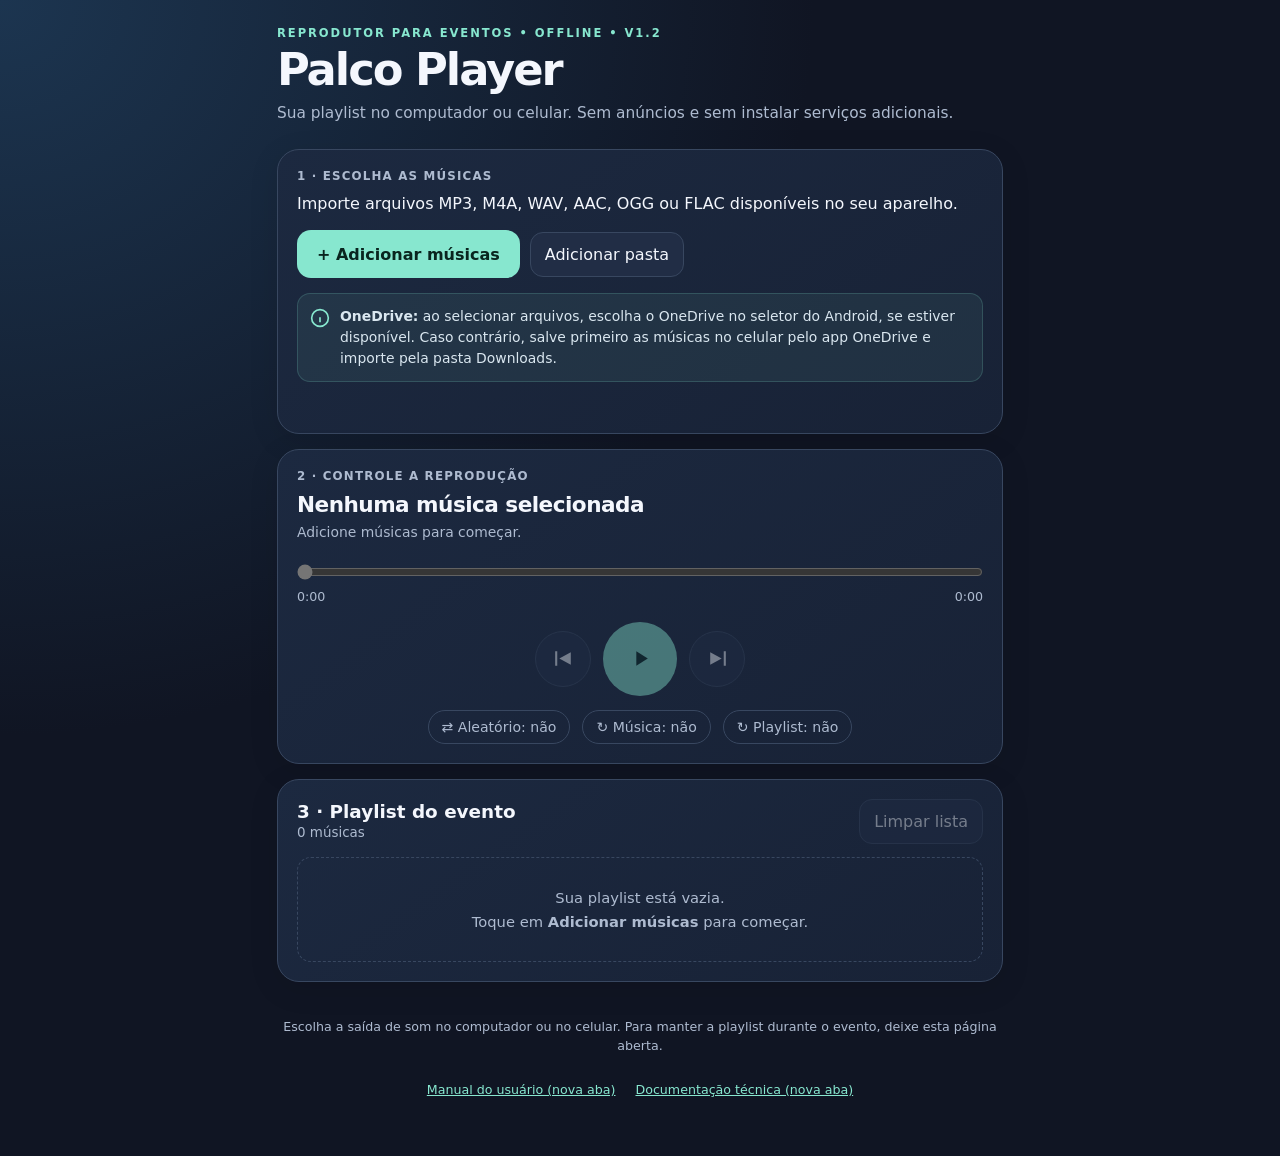
<file: index.html>
<!DOCTYPE html>
<html lang="pt-BR">
<head>
  <meta charset="utf-8">
  <meta name="viewport" content="width=device-width, initial-scale=1, viewport-fit=cover">
  <meta name="theme-color" content="#101523">
  <title>Palco Player v1.2 — Música para seu evento</title>
  <style>
    :root { color-scheme: dark; --bg:#101523; --surface:#192237; --surface2:#212d45; --stroke:#384760; --text:#f4f7fd; --muted:#aebbd0; --accent:#87e7cf; --accent2:#d5fff2; --danger:#ffaaa8; }
    * { box-sizing:border-box; }
    body { margin:0; min-height:100dvh; background:radial-gradient(ellipse at 0 0,#1c3550 0,transparent 45%),var(--bg); font-family:system-ui,-apple-system,"Segoe UI",Roboto,sans-serif; color:var(--text); }
    button,input { font:inherit; }
    button { cursor:pointer; touch-action:manipulation; }
    button:disabled { opacity:.42; cursor:default; }
    a:focus-visible, button:focus-visible, input:focus-visible { outline:3px solid var(--accent); outline-offset:3px; }
    .page { width:min(760px,100%); margin:0 auto; padding:26px 17px max(44px,env(safe-area-inset-bottom)); }
    .eyebrow { font-size:.72rem; font-weight:800; letter-spacing:.17em; text-transform:uppercase; color:var(--accent); }
    h1 { font-size:clamp(1.95rem,7vw,2.8rem); line-height:1.1; margin:5px 0 8px; letter-spacing:-.045em; }
    .sub { margin:0 0 24px; color:var(--muted); font-size:.96rem; line-height:1.5; }
    .card { background:linear-gradient(145deg,#1c2940,#182236); border:1px solid var(--stroke); border-radius:22px; padding:19px; margin-bottom:15px; box-shadow:0 7px 30px rgba(0,0,0,.10); }
    .import-row { display:flex; flex-wrap:wrap; gap:10px; align-items:center; }
    .primary { background:var(--accent); color:#09251f; border:0; border-radius:14px; font-weight:800; padding:13px 20px; min-height:48px; }
    .primary:active { background:var(--accent2); }
    .secondary { background:var(--surface2); color:var(--text); border:1px solid var(--stroke); border-radius:13px; padding:11px 14px; min-height:45px; }
    .secondary:active { background:#32435e; }
    .small { font-size:.8rem; color:var(--muted); margin:10px 0 0; line-height:1.55; }
    .hint { display:flex; gap:10px; align-items:flex-start; background:rgba(135,231,207,.07); padding:12px; border:1px solid rgba(135,231,207,.18); border-radius:13px; line-height:1.5; font-size:.87rem; color:#dae7f0; margin-top:15px; }
    .hint svg { color:var(--accent); flex-shrink:0; margin-top:2px; }
    .label { color:var(--muted); font-size:.74rem; text-transform:uppercase; letter-spacing:.10em; font-weight:800; }
    .song-title { margin:8px 0 2px; font-size:1.35rem; font-weight:750; letter-spacing:-.025em; overflow-wrap:anywhere; line-height:1.3; }
    .song-detail { min-height:18px; color:var(--muted); font-size:.87rem; margin-top:5px; }
    .seek { width:100%; accent-color:var(--accent); height:26px; margin:17px 0 0; cursor:pointer; }
    .timing { display:flex; justify-content:space-between; color:var(--muted); font-size:.79rem; font-variant-numeric:tabular-nums; }
    .controls { display:flex; justify-content:center; align-items:center; gap:12px; margin:18px auto 5px; }
    .control { border:1px solid var(--stroke); background:var(--surface2); color:var(--text); width:56px; height:56px; display:grid; place-items:center; border-radius:50%; }
    .play { width:74px; height:74px; color:#062820; background:var(--accent); border:0; }
    .play svg { width:29px; height:29px; }
    .control svg { width:25px; height:25px; fill:currentColor; }
    .modes { display:flex; justify-content:center; gap:12px; flex-wrap:wrap; margin-top:14px; }
    .mode { background:transparent; color:var(--muted); border:1px solid var(--stroke); padding:8px 13px; border-radius:999px; min-width:115px; font-size:.88rem; }
    .mode.active { background:rgba(135,231,207,.14); border-color:var(--accent); color:var(--accent); }
    .bar { display:flex; justify-content:space-between; align-items:center; flex-wrap:wrap; gap:10px; margin-bottom:13px; }
    h2 { font-size:1.15rem; margin:0; }
    .count { font-size:.84rem; color:var(--muted); }
    .track-list { list-style:none; padding:0; margin:0; display:grid; grid-template-columns:minmax(0,1fr); gap:7px; min-width:0; max-width:100%; }
    .track { display:flex; gap:8px; align-items:center; background:var(--surface2); border:1px solid transparent; border-radius:13px; padding:7px; min-height:54px; width:100%; min-width:0; max-width:100%; }
    .track.current { border-color:var(--accent); background:rgba(135,231,207,.11); }
    .track-main { background:none; border:0; flex:1 1 0; width:0; min-width:0; overflow:hidden; color:var(--text); text-align:left; padding:5px 5px; display:flex; align-items:center; gap:10px; }
    .track-num { color:var(--muted); font-size:.78rem; font-variant-numeric:tabular-nums; width:21px; flex-shrink:0; text-align:center; }
    .track.current .track-num { color:var(--accent); }
    .track-name { display:block; flex:1 1 0; min-width:0; max-width:100%; overflow:hidden; text-overflow:ellipsis; white-space:nowrap; font-size:.89rem; font-weight:600; }
    .track-actions { display:flex; flex:0 0 auto; flex-shrink:0; gap:2px; }
    .mini { color:var(--muted); background:transparent; border:0; width:32px; min-width:0; flex:0 0 32px; height:34px; display:grid; place-items:center; border-radius:9px; }
    .mini:active { background:#34445f; }
    .mini svg { width:17px; height:17px; }
    .empty { text-align:center; color:var(--muted); border:1px dashed var(--stroke); padding:28px 12px; border-radius:14px; font-size:.92rem; line-height:1.6; }
    .status { min-height:20px; color:var(--accent); font-size:.86rem; margin-top:12px; overflow-wrap:anywhere; }
    .status.error { color:var(--danger); }
    .footer { font-size:.79rem; line-height:1.5; text-align:center; color:var(--muted); padding-top:8px; }
    .guide-links { display:flex; justify-content:center; flex-wrap:wrap; gap:4px 20px; }
    .guide-links a { display:inline-flex; align-items:center; min-height:44px; color:var(--accent); }
    .sr-only { position:absolute; width:1px; height:1px; overflow:hidden; clip:rect(0,0,0,0); white-space:nowrap; }
    @media(max-width:380px) { .page{padding-inline:11px} .card{padding:15px} .mini{width:29px;flex-basis:29px} .controls{gap:9px} }
  </style>
</head>
<body>
<main class="page">
  <div class="eyebrow">Reprodutor para eventos • Offline • v1.2</div>
  <h1>Palco Player</h1>
  <p class="sub">Sua playlist no computador ou celular. Sem anúncios e sem instalar serviços adicionais.</p>

  <section class="card" aria-label="Adicionar músicas">
    <div class="label">1 · Escolha as músicas</div>
    <p style="margin:9px 0 14px;line-height:1.5">Importe arquivos MP3, M4A, WAV, AAC, OGG ou FLAC disponíveis no seu aparelho.</p>
    <div class="import-row">
      <button class="primary" id="pickBtn" type="button">+ Adicionar músicas</button>
      <button class="secondary" id="folderBtn" type="button" title="Disponibilidade varia conforme o navegador">Adicionar pasta</button>
    </div>
    <input class="sr-only" id="files" type="file" accept="audio/*,.mp3,.m4a,.aac,.wav,.flac,.ogg,.opus" multiple>
    <input class="sr-only" id="folder" type="file" accept="audio/*" webkitdirectory multiple>
    <div class="hint">
      <svg width="20" height="20" viewBox="0 0 24 24" fill="none" stroke="currentColor" stroke-width="2" aria-hidden="true"><path d="M12 2a10 10 0 1 0 10 10A10 10 0 0 0 12 2Z"/><path d="M12 11v6M12 7h.01"/></svg>
      <span><strong>OneDrive:</strong> ao selecionar arquivos, escolha o OneDrive no seletor do Android, se estiver disponível. Caso contrário, salve primeiro as músicas no celular pelo app OneDrive e importe pela pasta Downloads.</span>
    </div>
    <div id="status" class="status" role="status" aria-live="polite"></div>
  </section>

  <section class="card" aria-label="Reprodução">
    <div class="label">2 · Controle a reprodução</div>
    <div class="song-title" id="nowTitle">Nenhuma música selecionada</div>
    <div class="song-detail" id="nowDetail">Adicione músicas para começar.</div>
    <input aria-label="Posição da música" class="seek" id="seek" type="range" min="0" max="1000" value="0" disabled>
    <div class="timing"><span id="currentTime">0:00</span><span id="duration">0:00</span></div>
    <div class="controls">
      <button class="control" id="prev" type="button" title="Anterior" aria-label="Música anterior" disabled><svg viewBox="0 0 24 24" aria-hidden="true"><path d="M6 5H4v14h2V5Zm13 1-11 6 11 6V6Z"/></svg></button>
      <button class="control play" id="play" type="button" title="Reproduzir" aria-label="Reproduzir" disabled><svg id="playIcon" viewBox="0 0 24 24" aria-hidden="true"><path d="M8 5v14l11-7-11-7Z"/></svg></button>
      <button class="control" id="next" type="button" title="Próxima" aria-label="Próxima música" disabled><svg viewBox="0 0 24 24" aria-hidden="true"><path d="M18 5h2v14h-2V5ZM5 6v12l11-6L5 6Z"/></svg></button>
    </div>
    <div class="modes">
      <button class="mode" id="shuffle" type="button" aria-pressed="false">⇄ Aleatório: não</button>
      <button class="mode" id="repeatTrack" type="button" aria-pressed="false" title="Repetir continuamente a música selecionada">↻ Música: não</button>
      <button class="mode" id="repeatPlaylist" type="button" aria-pressed="false" title="Repetir toda a playlist">↻ Playlist: não</button>
    </div>
    <audio id="audio" preload="metadata"></audio>
  </section>

  <section class="card" aria-label="Lista de músicas">
    <div class="bar">
      <div><h2>3 · Playlist do evento</h2><span class="count" id="count">0 músicas</span></div>
      <button class="secondary" id="clear" type="button" disabled>Limpar lista</button>
    </div>
    <div class="empty" id="empty">Sua playlist está vazia.<br>Toque em <strong>Adicionar músicas</strong> para começar.</div>
    <ol class="track-list" id="list" aria-label="Músicas adicionadas"></ol>
  </section>

  <footer class="footer">
    <p>Escolha a saída de som no computador ou no celular. Para manter a playlist durante o evento, deixe esta página aberta.</p>
    <nav class="guide-links" aria-label="Guias do Palco Player">
      <a href="docs/manual.html" target="_blank" rel="noopener">Manual do usuário (nova aba)</a>
      <a href="docs/arquitetura.html" target="_blank" rel="noopener">Documentação técnica (nova aba)</a>
    </nav>
  </footer>
</main>
<script>
(() => {
  'use strict';
  const $ = id => document.getElementById(id);
  const audio = $('audio');
  const list = $('list');
  let tracks = [];
  let index = -1;
  let currentUrl = null;
  let shuffle = false;
  let repeatMode = 'off'; // off | track | playlist
  let shuffleHistory = [];
  let skipErrors = 0;
  const collator = new Intl.Collator('pt-BR', { numeric: true, sensitivity: 'base' });
  const allowed = /\.(mp3|m4a|mp4|aac|wav|ogg|oga|opus|flac|webm)$/i;
  const iconPlay = '<path d="M8 5v14l11-7-11-7Z"/>';
  const iconPause = '<path d="M7 5h4v14H7V5Zm6 0h4v14h-4V5Z"/>';
  const fmt = t => Number.isFinite(t) && t >= 0 ? `${Math.floor(t/60)}:${String(Math.floor(t%60)).padStart(2,'0')}` : '0:00';
  const cleanName = s => s.replace(/\.[^.]+$/, '');
  const key = f => `${f.name}|${f.size}|${f.lastModified}`;
  function status(message, error=false) {
    $('status').textContent = message;
    $('status').classList.toggle('error', error);
  }
  function updateButtons() {
    const enabled = tracks.length > 0;
    $('play').disabled = !enabled;
    $('prev').disabled = !enabled;
    $('next').disabled = !enabled;
    $('clear').disabled = !enabled;
    $('playIcon').innerHTML = audio.paused ? iconPlay : iconPause;
    $('play').setAttribute('aria-label', audio.paused ? 'Reproduzir' : 'Pausar');
    $('play').title = audio.paused ? 'Reproduzir' : 'Pausar';
    $('seek').disabled = !(index >= 0 && Number.isFinite(audio.duration) && audio.duration > 0);
  }
  function render() {
    $('empty').hidden = tracks.length > 0;
    $('count').textContent = `${tracks.length} ${tracks.length === 1 ? 'música' : 'músicas'}`;
    list.replaceChildren();
    tracks.forEach((track,i) => {
      const row = document.createElement('li');
      row.className = 'track' + (i === index ? ' current' : '');
      const main = document.createElement('button');
      main.className = 'track-main'; main.type = 'button';
      main.title = `Tocar ${track.file.name}`;
      const n = document.createElement('span'); n.className = 'track-num'; n.textContent = i === index && !audio.paused ? '♫' : String(i+1);
      const name = document.createElement('span'); name.className = 'track-name'; name.textContent = cleanName(track.file.name);
      main.append(n,name);
      main.addEventListener('click',() => playAt(i));
      const actions = document.createElement('div'); actions.className='track-actions';
      for (const [symbol,title,fn,disabled] of [
        ['↑','Subir música',()=>move(i,-1), i === 0],
        ['↓','Descer música',()=>move(i,1), i === tracks.length-1],
        ['×','Remover música',()=>remove(i), false]
      ]) {
        const btn = document.createElement('button'); btn.className = 'mini'; btn.type='button'; btn.title=title; btn.setAttribute('aria-label',`${title}: ${track.file.name}`);
        btn.textContent = symbol; btn.style.fontSize='1.3rem'; btn.disabled=disabled; btn.addEventListener('click',fn); actions.append(btn);
      }
      row.append(main,actions); list.append(row);
    });
    updateButtons();
  }
  function updateNow() {
    const track = tracks[index];
    $('nowTitle').textContent = track ? cleanName(track.file.name) : 'Nenhuma música selecionada';
    $('nowDetail').textContent = track ? `Faixa ${index+1} de ${tracks.length} · Saída pelo áudio do celular` : 'Adicione músicas para começar.';
    updateButtons();
  }
  async function addFiles(fileList) {
    const incoming = Array.from(fileList).filter(f => f.type.startsWith('audio/') || allowed.test(f.name));
    const known = new Set(tracks.map(t => key(t.file)));
    const fresh = incoming.filter(f => !known.has(key(f)) && known.add(key(f)));
    fresh.sort((a,b) => collator.compare(cleanName(a.webkitRelativePath || a.name),cleanName(b.webkitRelativePath || b.name)));
    tracks.push(...fresh.map(file => ({ file })));
    render();
    if (index < 0 && tracks.length) { index=0; updateNow(); render(); }
    status(fresh.length ? `${fresh.length} ${fresh.length === 1 ? 'música adicionada' : 'músicas adicionadas'}. Toque em ▶ para iniciar.` : 'Nenhuma música nova encontrada. Confira os formatos selecionados.', !fresh.length);
  }
  function releaseUrl() {
    if (currentUrl) {
      URL.revokeObjectURL(currentUrl);
      currentUrl = null;
    }
  }
  async function playAt(i) {
    if (i < 0 || i >= tracks.length) return;
    try {
      if (i !== index || !audio.src) {
        audio.pause();
        audio.removeAttribute('src'); audio.load();
        releaseUrl();
        index = i;
        currentUrl = URL.createObjectURL(tracks[i].file);
        audio.src = currentUrl;
        audio.load();
      }
      updateNow(); render();
      if ('mediaSession' in navigator && typeof MediaMetadata !== 'undefined') {
        navigator.mediaSession.metadata = new MediaMetadata({ title:cleanName(tracks[index].file.name), artist:'Palco Player', album:'Playlist do evento' });
      }
      await audio.play();
      skipErrors = 0;
      status('Reproduzindo. Use os botões do celular para controlar o volume.');
      updateButtons(); render();
    } catch (e) {
      status('Não foi possível tocar este arquivo. Confira o formato e se ele está disponível no celular.',true);
      updateButtons();
    }
  }
  async function togglePlay() {
    if (!tracks.length) return;
    if (!audio.paused) { audio.pause(); return; }
    await playAt(index < 0 ? 0 : index);
  }
  function nextIndex(from, direction=1, manual=true) {
    if (!tracks.length) return -1;
    if (shuffle && tracks.length > 1 && direction > 0) {
      let fresh = tracks.map((_, i) => i).filter(i => i !== from && !shuffleHistory.includes(i));
      if (!fresh.length) {
        // Sem repetição, encerra ao completar a rodada de músicas aleatórias.
        if (repeatMode !== 'playlist' && !manual) return -1;
        shuffleHistory = [from];
        fresh = tracks.map((_, i) => i).filter(i => i !== from);
      }
      const chosen = fresh[Math.floor(Math.random() * fresh.length)];
      shuffleHistory.push(chosen);
      return chosen;
    }
    const candidate = from + direction;
    if (candidate >= tracks.length) return repeatMode === 'playlist' ? 0 : -1;
    if (candidate < 0) return repeatMode === 'playlist' ? tracks.length-1 : 0;
    return candidate;
  }
  async function next(manual = true) {
    const i = nextIndex(index,1,manual);
    if (i >= 0) await playAt(i);
    else if (!manual) { audio.pause(); audio.currentTime = 0; updateButtons(); status('Fim da playlist. Ative “↻ Playlist” para reiniciar automaticamente.'); }
    else status('Última música da playlist.');
  }
  async function prev() {
    if (audio.currentTime > 3) { audio.currentTime = 0; return; }
    if (shuffle && shuffleHistory.length > 1) {
      shuffleHistory.pop(); await playAt(shuffleHistory.pop()); return;
    }
    await playAt(nextIndex(index,-1));
  }
  function move(i,offset) {
    const j=i+offset;
    if (j<0 || j>=tracks.length) return;
    [tracks[i],tracks[j]]=[tracks[j],tracks[i]];
    if (index===i) index=j;
    else if (index===j) index=i;
    shuffleHistory=[];
    updateNow();render();
  }
  function remove(i) {
    const wasCurrent = i===index;
    if (wasCurrent) { audio.pause(); audio.removeAttribute('src'); audio.load();releaseUrl(); }
    tracks.splice(i,1);
    if (!tracks.length) { index=-1; }
    else if (wasCurrent) { index=-1; $('nowTitle').textContent='Música removida'; $('nowDetail').textContent='Toque em ▶ para continuar.'; index=Math.min(i,tracks.length-1); }
    else if (i < index) index--;
    shuffleHistory=[];
    if (!tracks.length) { $('currentTime').textContent='0:00';$('duration').textContent='0:00';$('seek').value='0'; }
    updateNow(); render();
  }
  function clear() {
    if (!tracks.length) return;
    if (!confirm(`Remover ${tracks.length} músicas da playlist?`)) return;
    audio.pause();audio.removeAttribute('src');audio.load();releaseUrl();
    tracks=[];index=-1;shuffleHistory=[];
    $('currentTime').textContent='0:00';$('duration').textContent='0:00';$('seek').value='0';
    updateNow();render();status('Playlist limpa.');
  }
  $('pickBtn').addEventListener('click',()=>$('files').click());
  $('folderBtn').addEventListener('click',()=>$('folder').click());
  $('files').addEventListener('change',e=>{addFiles(e.target.files);e.target.value='';});
  $('folder').addEventListener('change',e=>{addFiles(e.target.files);e.target.value='';});
  $('play').addEventListener('click',togglePlay);
  $('next').addEventListener('click',()=>next());
  $('prev').addEventListener('click',prev);
  $('clear').addEventListener('click',clear);
  $('shuffle').addEventListener('click',()=>{shuffle=!shuffle;shuffleHistory=shuffle && index>=0?[index]:[];$('shuffle').textContent=`⇄ Aleatório: ${shuffle?'sim':'não'}`;$('shuffle').classList.toggle('active',shuffle);$('shuffle').setAttribute('aria-pressed',String(shuffle));});
  function setRepeatMode(mode) {
    repeatMode = repeatMode === mode ? 'off' : mode;
    // O atributo loop faz a faixa atual repetir diretamente no navegador, inclusive no Android.
    audio.loop = repeatMode === 'track';
    for (const [id, target, label] of [
      ['repeatTrack', 'track', 'Música'],
      ['repeatPlaylist', 'playlist', 'Playlist']
    ]) {
      const enabled = repeatMode === target;
      const button = $(id);
      button.textContent = `↻ ${label}: ${enabled ? 'sim' : 'não'}`;
      button.classList.toggle('active', enabled);
      button.setAttribute('aria-pressed', String(enabled));
    }
  }
  $('repeatTrack').addEventListener('click', () => setRepeatMode('track'));
  $('repeatPlaylist').addEventListener('click', () => setRepeatMode('playlist'));
  $('seek').addEventListener('input',e=>{if(Number.isFinite(audio.duration)&&audio.duration>0)audio.currentTime=Number(e.target.value)/1000*audio.duration;});
  audio.addEventListener('timeupdate',()=>{$('currentTime').textContent=fmt(audio.currentTime);if(Number.isFinite(audio.duration)&&audio.duration>0)$('seek').value=Math.round(audio.currentTime/audio.duration*1000);});
  audio.addEventListener('durationchange',()=>{$('duration').textContent=fmt(audio.duration);updateButtons();});
  audio.addEventListener('playing',()=>{updateButtons();render();});
  audio.addEventListener('pause',()=>{updateButtons();render();});
  audio.addEventListener('ended', () => {
    // Fallback para navegadores que disparam 'ended' mesmo com audio.loop ativo.
    if (repeatMode === 'track' && index >= 0) {
      audio.currentTime = 0;
      audio.play().catch(() => status('Não foi possível repetir esta música.', true));
    } else {
      next(false);
    }
  });
  audio.addEventListener('error',()=>{if(!audio.src || !tracks.length)return;status(`Formato de áudio não suportado: ${tracks[index]?.file.name || 'arquivo'}.`,true);if(++skipErrors<tracks.length){const i=nextIndex(index,1);if(i>=0 && i!==index)playAt(i);}});
  if ('mediaSession' in navigator) {
    const set=(act,fn)=>{try{navigator.mediaSession.setActionHandler(act,fn);}catch(e){/* unsupported action */}};
    set('play',togglePlay);set('pause',()=>audio.pause());set('nexttrack',()=>next());set('previoustrack',prev);
    set('seekto',d=>{if(Number.isFinite(d.seekTime))audio.currentTime=d.seekTime;});
    set('seekbackward',d=>{audio.currentTime=Math.max(0,audio.currentTime-(d.seekOffset||10));});
    set('seekforward',d=>{audio.currentTime=Math.min(Number.isFinite(audio.duration)?audio.duration:Infinity,audio.currentTime+(d.seekOffset||10));});
  }
  window.addEventListener('beforeunload',releaseUrl);
  updateNow();render();
})();
</script>
</body>
</html>
</file>
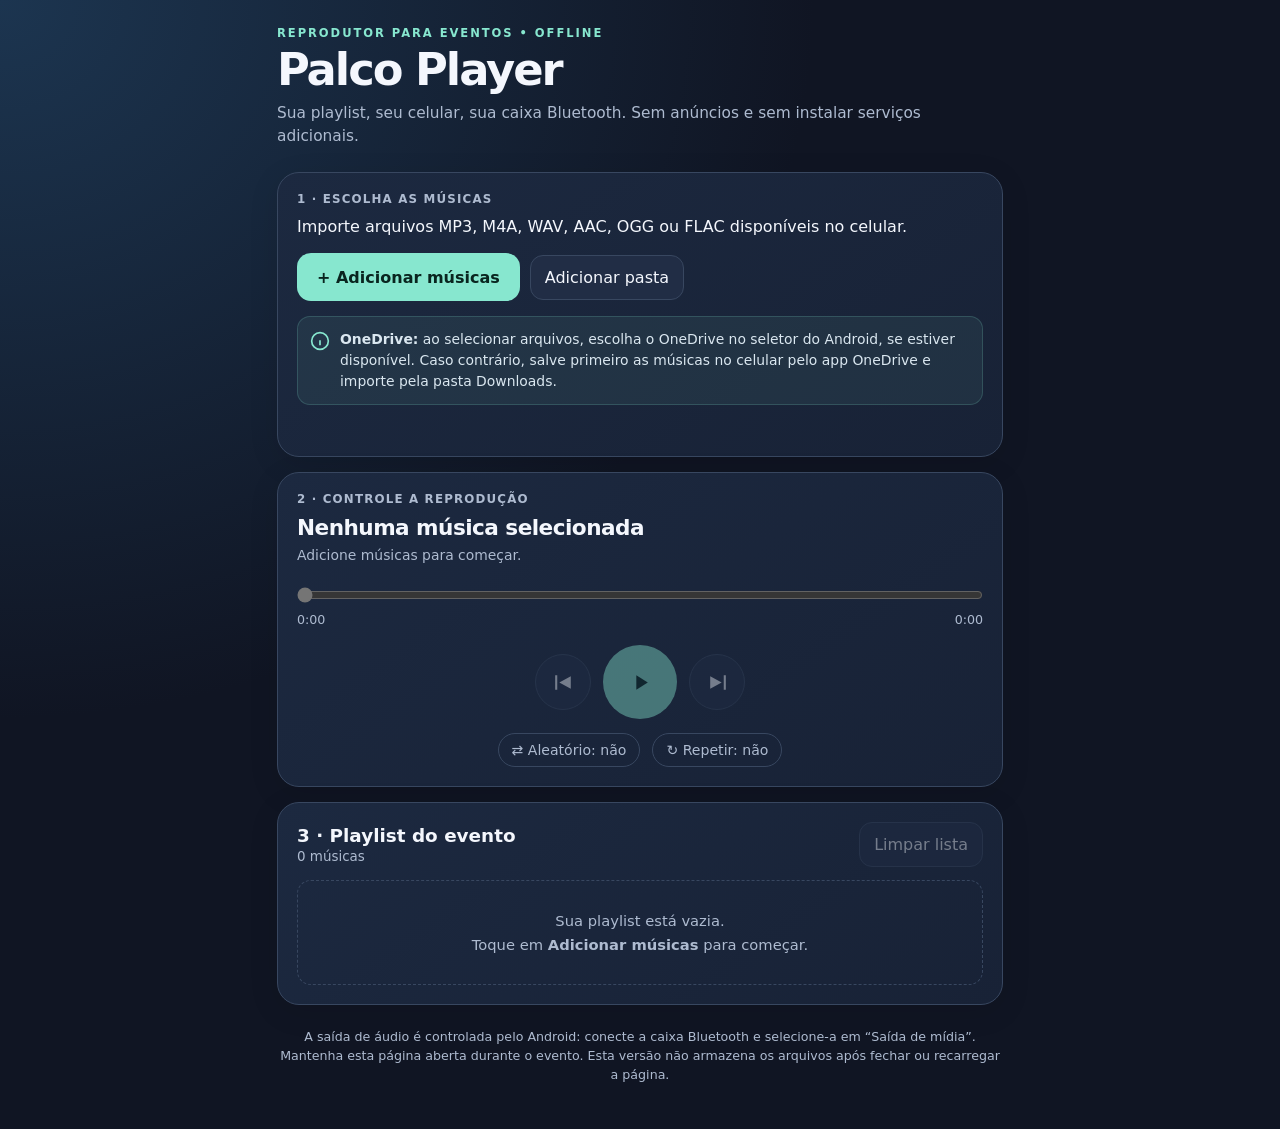
<file: versoes/Palco_Player_v1.1.html>
<!DOCTYPE html>
<html lang="pt-BR">
<head>
  <meta charset="utf-8">
  <meta name="viewport" content="width=device-width, initial-scale=1, viewport-fit=cover">
  <meta name="theme-color" content="#101523">
  <title>Palco Player — Música para seu evento</title>
  <style>
    :root { color-scheme: dark; --bg:#101523; --surface:#192237; --surface2:#212d45; --stroke:#384760; --text:#f4f7fd; --muted:#aebbd0; --accent:#87e7cf; --accent2:#d5fff2; --danger:#ffaaa8; }
    * { box-sizing:border-box; }
    body { margin:0; min-height:100dvh; background:radial-gradient(ellipse at 0 0,#1c3550 0,transparent 45%),var(--bg); font-family:system-ui,-apple-system,"Segoe UI",Roboto,sans-serif; color:var(--text); }
    button,input { font:inherit; }
    button { cursor:pointer; touch-action:manipulation; }
    button:disabled { opacity:.42; cursor:default; }
    button:focus-visible, input:focus-visible { outline:3px solid var(--accent); outline-offset:3px; }
    .page { width:min(760px,100%); margin:0 auto; padding:26px 17px max(44px,env(safe-area-inset-bottom)); }
    .eyebrow { font-size:.72rem; font-weight:800; letter-spacing:.17em; text-transform:uppercase; color:var(--accent); }
    h1 { font-size:clamp(1.95rem,7vw,2.8rem); line-height:1.1; margin:5px 0 8px; letter-spacing:-.045em; }
    .sub { margin:0 0 24px; color:var(--muted); font-size:.96rem; line-height:1.5; }
    .card { background:linear-gradient(145deg,#1c2940,#182236); border:1px solid var(--stroke); border-radius:22px; padding:19px; margin-bottom:15px; box-shadow:0 7px 30px rgba(0,0,0,.10); }
    .import-row { display:flex; flex-wrap:wrap; gap:10px; align-items:center; }
    .primary { background:var(--accent); color:#09251f; border:0; border-radius:14px; font-weight:800; padding:13px 20px; min-height:48px; }
    .primary:active { background:var(--accent2); }
    .secondary { background:var(--surface2); color:var(--text); border:1px solid var(--stroke); border-radius:13px; padding:11px 14px; min-height:45px; }
    .secondary:active { background:#32435e; }
    .small { font-size:.8rem; color:var(--muted); margin:10px 0 0; line-height:1.55; }
    .hint { display:flex; gap:10px; align-items:flex-start; background:rgba(135,231,207,.07); padding:12px; border:1px solid rgba(135,231,207,.18); border-radius:13px; line-height:1.5; font-size:.87rem; color:#dae7f0; margin-top:15px; }
    .hint svg { color:var(--accent); flex-shrink:0; margin-top:2px; }
    .label { color:var(--muted); font-size:.74rem; text-transform:uppercase; letter-spacing:.10em; font-weight:800; }
    .song-title { margin:8px 0 2px; font-size:1.35rem; font-weight:750; letter-spacing:-.025em; overflow-wrap:anywhere; line-height:1.3; }
    .song-detail { min-height:18px; color:var(--muted); font-size:.87rem; margin-top:5px; }
    .seek { width:100%; accent-color:var(--accent); height:26px; margin:17px 0 0; cursor:pointer; }
    .timing { display:flex; justify-content:space-between; color:var(--muted); font-size:.79rem; font-variant-numeric:tabular-nums; }
    .controls { display:flex; justify-content:center; align-items:center; gap:12px; margin:18px auto 5px; }
    .control { border:1px solid var(--stroke); background:var(--surface2); color:var(--text); width:56px; height:56px; display:grid; place-items:center; border-radius:50%; }
    .play { width:74px; height:74px; color:#062820; background:var(--accent); border:0; }
    .play svg { width:29px; height:29px; }
    .control svg { width:25px; height:25px; fill:currentColor; }
    .modes { display:flex; justify-content:center; gap:12px; flex-wrap:wrap; margin-top:14px; }
    .mode { background:transparent; color:var(--muted); border:1px solid var(--stroke); padding:8px 13px; border-radius:999px; min-width:115px; font-size:.88rem; }
    .mode.active { background:rgba(135,231,207,.14); border-color:var(--accent); color:var(--accent); }
    .bar { display:flex; justify-content:space-between; align-items:center; flex-wrap:wrap; gap:10px; margin-bottom:13px; }
    h2 { font-size:1.15rem; margin:0; }
    .count { font-size:.84rem; color:var(--muted); }
    .track-list { list-style:none; padding:0; margin:0; display:grid; grid-template-columns:minmax(0,1fr); gap:7px; min-width:0; max-width:100%; }
    .track { display:flex; gap:8px; align-items:center; background:var(--surface2); border:1px solid transparent; border-radius:13px; padding:7px; min-height:54px; width:100%; min-width:0; max-width:100%; }
    .track.current { border-color:var(--accent); background:rgba(135,231,207,.11); }
    .track-main { background:none; border:0; flex:1 1 0; width:0; min-width:0; overflow:hidden; color:var(--text); text-align:left; padding:5px 5px; display:flex; align-items:center; gap:10px; }
    .track-num { color:var(--muted); font-size:.78rem; font-variant-numeric:tabular-nums; width:21px; flex-shrink:0; text-align:center; }
    .track.current .track-num { color:var(--accent); }
    .track-name { display:block; flex:1 1 0; min-width:0; max-width:100%; overflow:hidden; text-overflow:ellipsis; white-space:nowrap; font-size:.89rem; font-weight:600; }
    .track-actions { display:flex; flex:0 0 auto; flex-shrink:0; gap:2px; }
    .mini { color:var(--muted); background:transparent; border:0; width:32px; min-width:0; flex:0 0 32px; height:34px; display:grid; place-items:center; border-radius:9px; }
    .mini:active { background:#34445f; }
    .mini svg { width:17px; height:17px; }
    .empty { text-align:center; color:var(--muted); border:1px dashed var(--stroke); padding:28px 12px; border-radius:14px; font-size:.92rem; line-height:1.6; }
    .status { min-height:20px; color:var(--accent); font-size:.86rem; margin-top:12px; overflow-wrap:anywhere; }
    .status.error { color:var(--danger); }
    .footer { font-size:.79rem; line-height:1.5; text-align:center; color:var(--muted); padding-top:8px; }
    .sr-only { position:absolute; width:1px; height:1px; overflow:hidden; clip:rect(0,0,0,0); white-space:nowrap; }
    @media(max-width:380px) { .page{padding-inline:11px} .card{padding:15px} .mini{width:29px;flex-basis:29px} .controls{gap:9px} }
  </style>
</head>
<body>
<main class="page">
  <div class="eyebrow">Reprodutor para eventos • Offline</div>
  <h1>Palco Player</h1>
  <p class="sub">Sua playlist, seu celular, sua caixa Bluetooth. Sem anúncios e sem instalar serviços adicionais.</p>

  <section class="card" aria-label="Adicionar músicas">
    <div class="label">1 · Escolha as músicas</div>
    <p style="margin:9px 0 14px;line-height:1.5">Importe arquivos MP3, M4A, WAV, AAC, OGG ou FLAC disponíveis no celular.</p>
    <div class="import-row">
      <button class="primary" id="pickBtn" type="button">+ Adicionar músicas</button>
      <button class="secondary" id="folderBtn" type="button" title="Disponibilidade varia conforme o navegador">Adicionar pasta</button>
    </div>
    <input class="sr-only" id="files" type="file" accept="audio/*,.mp3,.m4a,.aac,.wav,.flac,.ogg,.opus" multiple>
    <input class="sr-only" id="folder" type="file" accept="audio/*" webkitdirectory multiple>
    <div class="hint">
      <svg width="20" height="20" viewBox="0 0 24 24" fill="none" stroke="currentColor" stroke-width="2" aria-hidden="true"><path d="M12 2a10 10 0 1 0 10 10A10 10 0 0 0 12 2Z"/><path d="M12 11v6M12 7h.01"/></svg>
      <span><strong>OneDrive:</strong> ao selecionar arquivos, escolha o OneDrive no seletor do Android, se estiver disponível. Caso contrário, salve primeiro as músicas no celular pelo app OneDrive e importe pela pasta Downloads.</span>
    </div>
    <div id="status" class="status" role="status" aria-live="polite"></div>
  </section>

  <section class="card" aria-label="Reprodução">
    <div class="label">2 · Controle a reprodução</div>
    <div class="song-title" id="nowTitle">Nenhuma música selecionada</div>
    <div class="song-detail" id="nowDetail">Adicione músicas para começar.</div>
    <input aria-label="Posição da música" class="seek" id="seek" type="range" min="0" max="1000" value="0" disabled>
    <div class="timing"><span id="currentTime">0:00</span><span id="duration">0:00</span></div>
    <div class="controls">
      <button class="control" id="prev" type="button" title="Anterior" aria-label="Música anterior" disabled><svg viewBox="0 0 24 24" aria-hidden="true"><path d="M6 5H4v14h2V5Zm13 1-11 6 11 6V6Z"/></svg></button>
      <button class="control play" id="play" type="button" title="Reproduzir" aria-label="Reproduzir" disabled><svg id="playIcon" viewBox="0 0 24 24" aria-hidden="true"><path d="M8 5v14l11-7-11-7Z"/></svg></button>
      <button class="control" id="next" type="button" title="Próxima" aria-label="Próxima música" disabled><svg viewBox="0 0 24 24" aria-hidden="true"><path d="M18 5h2v14h-2V5ZM5 6v12l11-6L5 6Z"/></svg></button>
    </div>
    <div class="modes">
      <button class="mode" id="shuffle" type="button" aria-pressed="false">⇄ Aleatório: não</button>
      <button class="mode" id="repeat" type="button" aria-pressed="false">↻ Repetir: não</button>
    </div>
    <audio id="audio" preload="metadata"></audio>
  </section>

  <section class="card" aria-label="Lista de músicas">
    <div class="bar">
      <div><h2>3 · Playlist do evento</h2><span class="count" id="count">0 músicas</span></div>
      <button class="secondary" id="clear" type="button" disabled>Limpar lista</button>
    </div>
    <div class="empty" id="empty">Sua playlist está vazia.<br>Toque em <strong>Adicionar músicas</strong> para começar.</div>
    <ol class="track-list" id="list" aria-label="Músicas adicionadas"></ol>
  </section>

  <div class="footer">A saída de áudio é controlada pelo Android: conecte a caixa Bluetooth e selecione-a em “Saída de mídia”. Mantenha esta página aberta durante o evento. Esta versão não armazena os arquivos após fechar ou recarregar a página.</div>
</main>
<script>
(() => {
  'use strict';
  const $ = id => document.getElementById(id);
  const audio = $('audio');
  const list = $('list');
  let tracks = [];
  let index = -1;
  let currentUrl = null;
  let shuffle = false;
  let repeat = false;
  let shuffleHistory = [];
  let skipErrors = 0;
  const collator = new Intl.Collator('pt-BR', { numeric: true, sensitivity: 'base' });
  const allowed = /\.(mp3|m4a|mp4|aac|wav|ogg|oga|opus|flac|webm)$/i;
  const iconPlay = '<path d="M8 5v14l11-7-11-7Z"/>';
  const iconPause = '<path d="M7 5h4v14H7V5Zm6 0h4v14h-4V5Z"/>';
  const fmt = t => Number.isFinite(t) && t >= 0 ? `${Math.floor(t/60)}:${String(Math.floor(t%60)).padStart(2,'0')}` : '0:00';
  const cleanName = s => s.replace(/\.[^.]+$/, '');
  const key = f => `${f.name}|${f.size}|${f.lastModified}`;
  function status(message, error=false) {
    $('status').textContent = message;
    $('status').classList.toggle('error', error);
  }
  function updateButtons() {
    const enabled = tracks.length > 0;
    $('play').disabled = !enabled;
    $('prev').disabled = !enabled;
    $('next').disabled = !enabled;
    $('clear').disabled = !enabled;
    $('playIcon').innerHTML = audio.paused ? iconPlay : iconPause;
    $('play').setAttribute('aria-label', audio.paused ? 'Reproduzir' : 'Pausar');
    $('play').title = audio.paused ? 'Reproduzir' : 'Pausar';
    $('seek').disabled = !(index >= 0 && Number.isFinite(audio.duration) && audio.duration > 0);
  }
  function render() {
    $('empty').hidden = tracks.length > 0;
    $('count').textContent = `${tracks.length} ${tracks.length === 1 ? 'música' : 'músicas'}`;
    list.replaceChildren();
    tracks.forEach((track,i) => {
      const row = document.createElement('li');
      row.className = 'track' + (i === index ? ' current' : '');
      const main = document.createElement('button');
      main.className = 'track-main'; main.type = 'button';
      main.title = `Tocar ${track.file.name}`;
      const n = document.createElement('span'); n.className = 'track-num'; n.textContent = i === index && !audio.paused ? '♫' : String(i+1);
      const name = document.createElement('span'); name.className = 'track-name'; name.textContent = cleanName(track.file.name);
      main.append(n,name);
      main.addEventListener('click',() => playAt(i));
      const actions = document.createElement('div'); actions.className='track-actions';
      for (const [symbol,title,fn,disabled] of [
        ['↑','Subir música',()=>move(i,-1), i === 0],
        ['↓','Descer música',()=>move(i,1), i === tracks.length-1],
        ['×','Remover música',()=>remove(i), false]
      ]) {
        const btn = document.createElement('button'); btn.className = 'mini'; btn.type='button'; btn.title=title; btn.setAttribute('aria-label',`${title}: ${track.file.name}`);
        btn.textContent = symbol; btn.style.fontSize='1.3rem'; btn.disabled=disabled; btn.addEventListener('click',fn); actions.append(btn);
      }
      row.append(main,actions); list.append(row);
    });
    updateButtons();
  }
  function updateNow() {
    const track = tracks[index];
    $('nowTitle').textContent = track ? cleanName(track.file.name) : 'Nenhuma música selecionada';
    $('nowDetail').textContent = track ? `Faixa ${index+1} de ${tracks.length} · Saída pelo áudio do celular` : 'Adicione músicas para começar.';
    updateButtons();
  }
  async function addFiles(fileList) {
    const incoming = Array.from(fileList).filter(f => f.type.startsWith('audio/') || allowed.test(f.name));
    const known = new Set(tracks.map(t => key(t.file)));
    const fresh = incoming.filter(f => !known.has(key(f)) && known.add(key(f)));
    fresh.sort((a,b) => collator.compare(cleanName(a.webkitRelativePath || a.name),cleanName(b.webkitRelativePath || b.name)));
    tracks.push(...fresh.map(file => ({ file })));
    render();
    if (index < 0 && tracks.length) { index=0; updateNow(); render(); }
    status(fresh.length ? `${fresh.length} ${fresh.length === 1 ? 'música adicionada' : 'músicas adicionadas'}. Toque em ▶ para iniciar.` : 'Nenhuma música nova encontrada. Confira os formatos selecionados.', !fresh.length);
  }
  function releaseUrl() {
    if (currentUrl) {
      URL.revokeObjectURL(currentUrl);
      currentUrl = null;
    }
  }
  async function playAt(i) {
    if (i < 0 || i >= tracks.length) return;
    try {
      if (i !== index || !audio.src) {
        audio.pause();
        audio.removeAttribute('src'); audio.load();
        releaseUrl();
        index = i;
        currentUrl = URL.createObjectURL(tracks[i].file);
        audio.src = currentUrl;
        audio.load();
      }
      updateNow(); render();
      if ('mediaSession' in navigator && typeof MediaMetadata !== 'undefined') {
        navigator.mediaSession.metadata = new MediaMetadata({ title:cleanName(tracks[index].file.name), artist:'Palco Player', album:'Playlist do evento' });
      }
      await audio.play();
      skipErrors = 0;
      status('Reproduzindo. Use os botões do celular para controlar o volume.');
      updateButtons(); render();
    } catch (e) {
      status('Não foi possível tocar este arquivo. Confira o formato e se ele está disponível no celular.',true);
      updateButtons();
    }
  }
  async function togglePlay() {
    if (!tracks.length) return;
    if (!audio.paused) { audio.pause(); return; }
    await playAt(index < 0 ? 0 : index);
  }
  function nextIndex(from, direction=1) {
    if (!tracks.length) return -1;
    if (shuffle && tracks.length > 1 && direction > 0) {
      let pool = tracks.map((_,i)=>i).filter(i => i !== from);
      if (shuffleHistory.length >= tracks.length - 1) {
        shuffleHistory = [from];
      }
      const fresh = pool.filter(i => !shuffleHistory.includes(i));
      if (fresh.length) pool = fresh;
      const chosen = pool[Math.floor(Math.random()*pool.length)];
      shuffleHistory.push(chosen);
      return chosen;
    }
    const candidate = from + direction;
    if (candidate >= tracks.length) return repeat ? 0 : -1;
    if (candidate < 0) return repeat ? tracks.length-1 : 0;
    return candidate;
  }
  async function next(manual = true) {
    const i = nextIndex(index,1);
    if (i >= 0) await playAt(i);
    else if (!manual) { audio.pause(); audio.currentTime = 0; updateButtons(); status('Fim da playlist. Ative “Repetir” para tocar novamente.'); }
    else status('Última música da playlist.');
  }
  async function prev() {
    if (audio.currentTime > 3) { audio.currentTime = 0; return; }
    if (shuffle && shuffleHistory.length > 1) {
      shuffleHistory.pop(); await playAt(shuffleHistory.pop()); return;
    }
    await playAt(nextIndex(index,-1));
  }
  function move(i,offset) {
    const j=i+offset;
    if (j<0 || j>=tracks.length) return;
    [tracks[i],tracks[j]]=[tracks[j],tracks[i]];
    if (index===i) index=j;
    else if (index===j) index=i;
    shuffleHistory=[];
    updateNow();render();
  }
  function remove(i) {
    const wasCurrent = i===index;
    if (wasCurrent) { audio.pause(); audio.removeAttribute('src'); audio.load();releaseUrl(); }
    tracks.splice(i,1);
    if (!tracks.length) { index=-1; }
    else if (wasCurrent) { index=-1; $('nowTitle').textContent='Música removida'; $('nowDetail').textContent='Toque em ▶ para continuar.'; index=Math.min(i,tracks.length-1); }
    else if (i < index) index--;
    shuffleHistory=[];
    if (!tracks.length) { $('currentTime').textContent='0:00';$('duration').textContent='0:00';$('seek').value='0'; }
    updateNow(); render();
  }
  function clear() {
    if (!tracks.length) return;
    if (!confirm(`Remover ${tracks.length} músicas da playlist?`)) return;
    audio.pause();audio.removeAttribute('src');audio.load();releaseUrl();
    tracks=[];index=-1;shuffleHistory=[];
    $('currentTime').textContent='0:00';$('duration').textContent='0:00';$('seek').value='0';
    updateNow();render();status('Playlist limpa.');
  }
  $('pickBtn').addEventListener('click',()=>$('files').click());
  $('folderBtn').addEventListener('click',()=>$('folder').click());
  $('files').addEventListener('change',e=>{addFiles(e.target.files);e.target.value='';});
  $('folder').addEventListener('change',e=>{addFiles(e.target.files);e.target.value='';});
  $('play').addEventListener('click',togglePlay);
  $('next').addEventListener('click',()=>next());
  $('prev').addEventListener('click',prev);
  $('clear').addEventListener('click',clear);
  $('shuffle').addEventListener('click',()=>{shuffle=!shuffle;shuffleHistory=shuffle && index>=0?[index]:[];$('shuffle').textContent=`⇄ Aleatório: ${shuffle?'sim':'não'}`;$('shuffle').classList.toggle('active',shuffle);$('shuffle').setAttribute('aria-pressed',String(shuffle));});
  $('repeat').addEventListener('click',()=>{repeat=!repeat;$('repeat').textContent=`↻ Repetir: ${repeat?'sim':'não'}`;$('repeat').classList.toggle('active',repeat);$('repeat').setAttribute('aria-pressed',String(repeat));});
  $('seek').addEventListener('input',e=>{if(Number.isFinite(audio.duration)&&audio.duration>0)audio.currentTime=Number(e.target.value)/1000*audio.duration;});
  audio.addEventListener('timeupdate',()=>{$('currentTime').textContent=fmt(audio.currentTime);if(Number.isFinite(audio.duration)&&audio.duration>0)$('seek').value=Math.round(audio.currentTime/audio.duration*1000);});
  audio.addEventListener('durationchange',()=>{$('duration').textContent=fmt(audio.duration);updateButtons();});
  audio.addEventListener('playing',()=>{updateButtons();render();});
  audio.addEventListener('pause',()=>{updateButtons();render();});
  audio.addEventListener('ended',()=>{next(false);});
  audio.addEventListener('error',()=>{if(!audio.src || !tracks.length)return;status(`Formato de áudio não suportado: ${tracks[index]?.file.name || 'arquivo'}.`,true);if(++skipErrors<tracks.length){const i=nextIndex(index,1);if(i>=0 && i!==index)playAt(i);}});
  if ('mediaSession' in navigator) {
    const set=(act,fn)=>{try{navigator.mediaSession.setActionHandler(act,fn);}catch(e){/* unsupported action */}};
    set('play',togglePlay);set('pause',()=>audio.pause());set('nexttrack',()=>next());set('previoustrack',prev);
    set('seekto',d=>{if(Number.isFinite(d.seekTime))audio.currentTime=d.seekTime;});
    set('seekbackward',d=>{audio.currentTime=Math.max(0,audio.currentTime-(d.seekOffset||10));});
    set('seekforward',d=>{audio.currentTime=Math.min(Number.isFinite(audio.duration)?audio.duration:Infinity,audio.currentTime+(d.seekOffset||10));});
  }
  window.addEventListener('beforeunload',releaseUrl);
  updateNow();render();
})();
</script>
</body>
</html>
</file>
